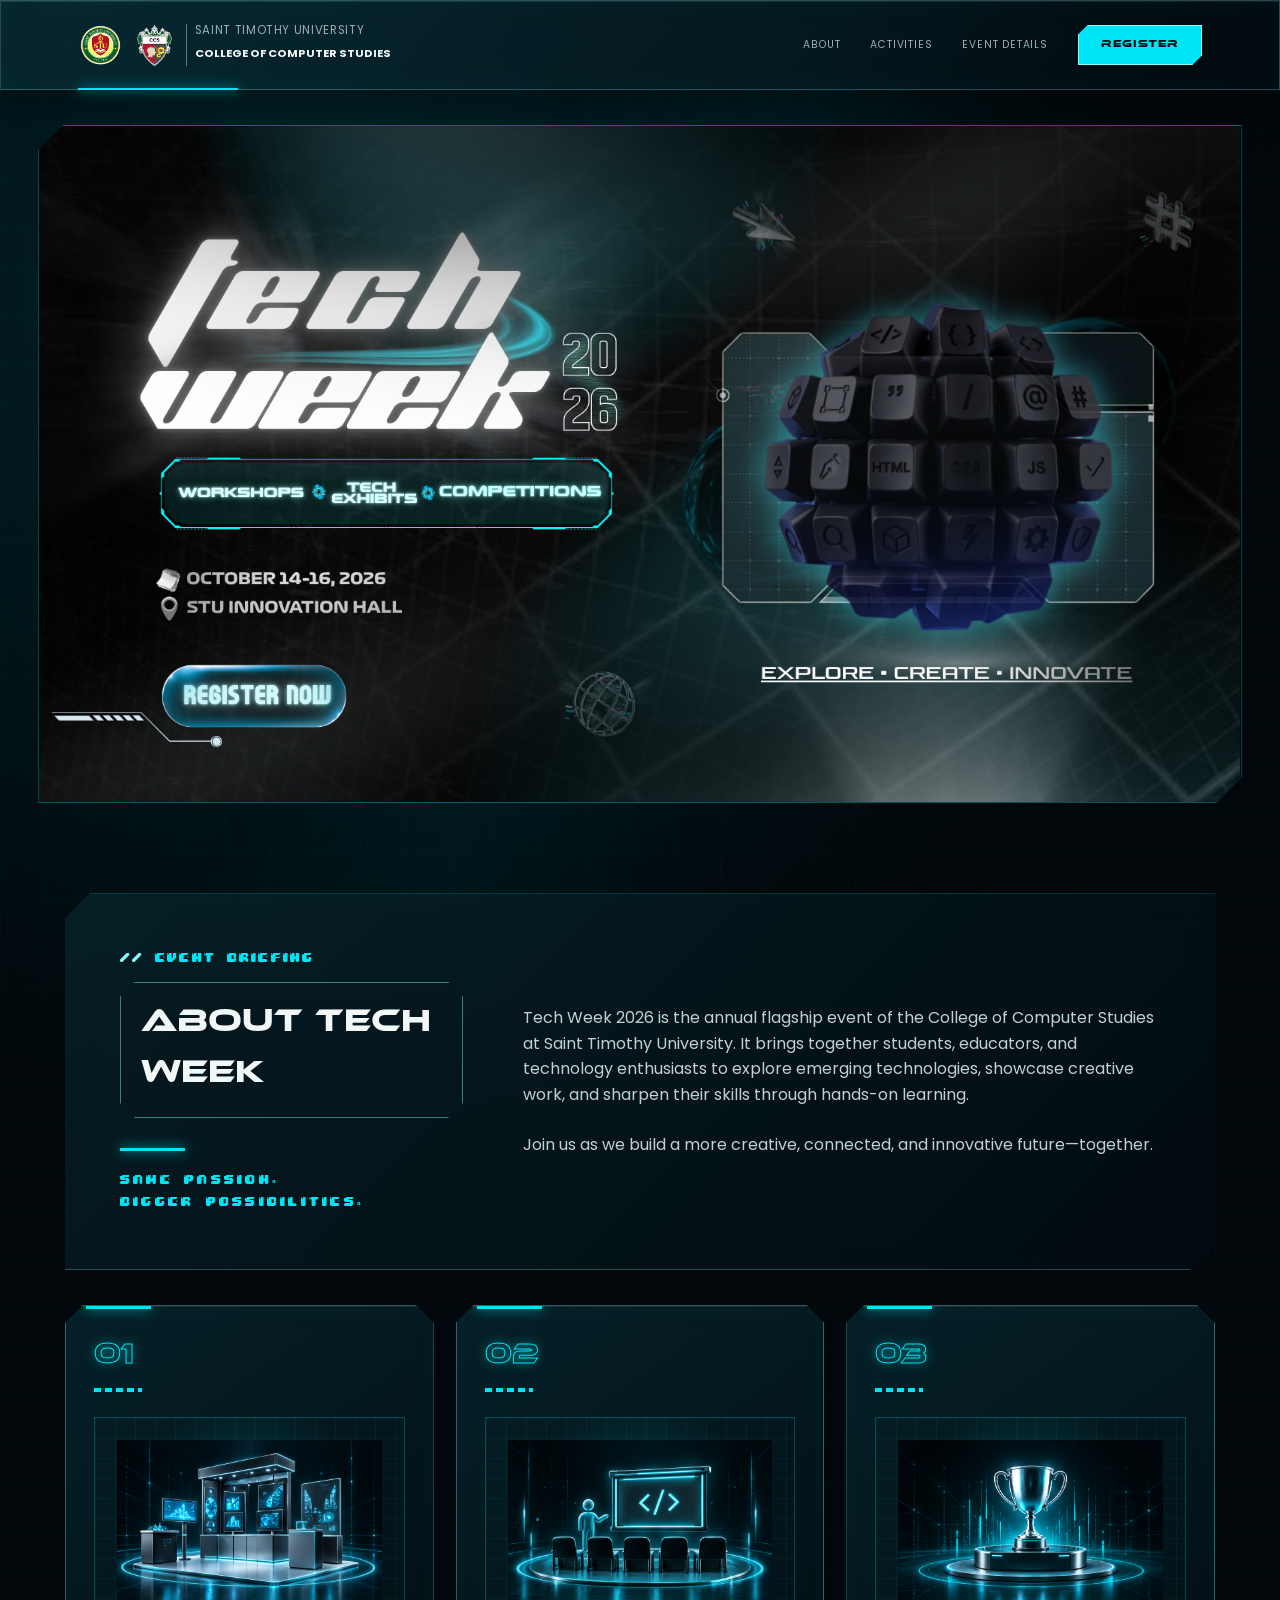
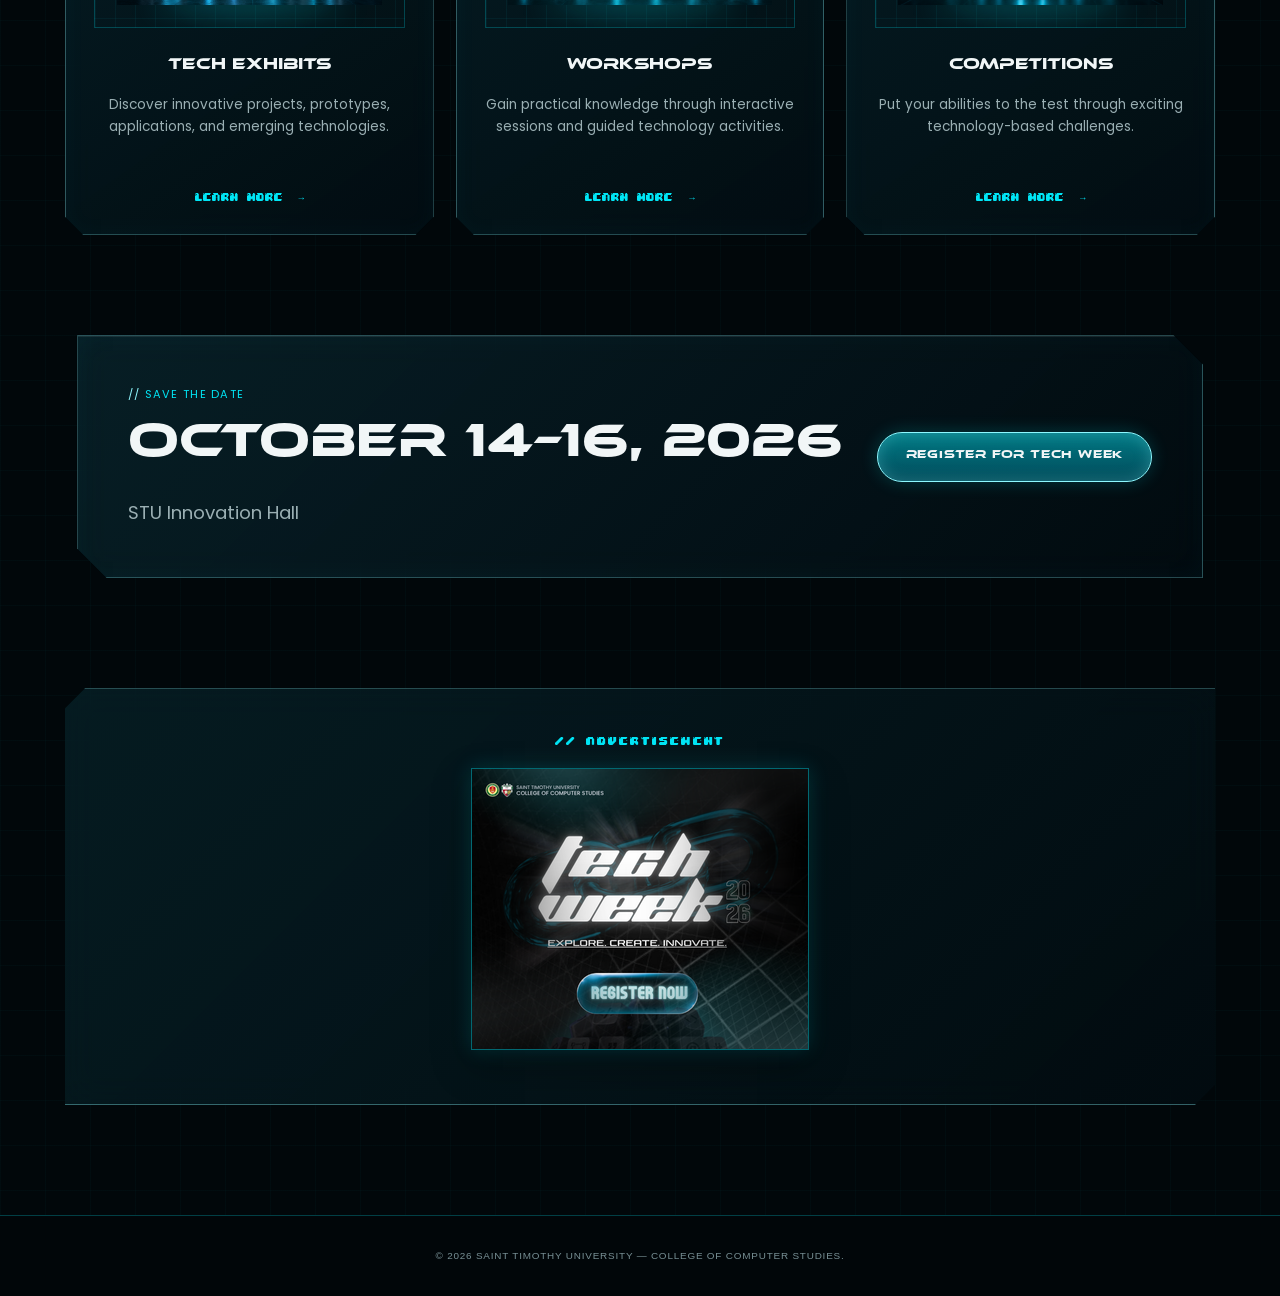
<file: index.html>
<!DOCTYPE html>
<html lang="en">

<head>
    <meta charset="UTF-8">

    <meta
        name="viewport"
        content="width=device-width, initial-scale=1.0"
    >

    <title>Tech Week 2026 | Saint Timothy University</title>

    <meta
        name="description"
        content="Register for Tech Week 2026 of the College of Computer Studies."
    >

    <link rel="stylesheet" href="style.css">
</head>

<body>

    <!-- Navigation -->
    <header class="site-header">

        <a href="index.html" class="school-brand">

            <img
                src="images/stu-logo.png"
                alt="Saint Timothy University logo"
            >

            <img
                src="images/ccs-logo.png"
                alt="College of Computer Studies logo"
            >

            <div>
                <p>Saint Timothy University</p>
                <strong>College of Computer Studies</strong>
            </div>

        </a>

        <nav>
            <a href="#about">About</a>
            <a href="#activities">Activities</a>
            <a href="#event-details">Event Details</a>

            <a href="register.html" class="nav-register">
                Register
            </a>
        </nav>

    </header>


    <main>

        <!-- Video Landing-Page Banner -->
        <section class="hero">

            <div class="video-banner">

                <video
                    autoplay
                    muted
                    loop
                    playsinline
                    poster="images/landing-page-banner.png"
                >
                    <source
                        src="videos/landing-page-video.mp4"
                        type="video/mp4"
                    >

                    Your browser does not support video.
                </video>

                <!-- Invisible link positioned over
                     the Register Now button in the video -->
                <a
                    href="register.html"
                    class="video-register-hotspot"
                    aria-label="Register for Tech Week 2026"
                ></a>

            </div>

        </section>


        <!-- About Tech Week -->
        <section
            id="about"
            class="tech-overview reveal-section"
        >

            <div class="about-heading">

                <p class="section-label">
                    Event Briefing
                </p>

                <h2>About Tech Week</h2>

                <div class="about-signal">
                    <span></span>

                    Same passion.<br>
                    Bigger possibilities.
                </div>

            </div>

            <div class="about-description">

                <p>
                    Tech Week 2026 is the annual flagship event of
                    the College of Computer Studies at Saint Timothy
                    University. It brings together students, educators,
                    and technology enthusiasts to explore emerging
                    technologies, showcase creative work, and sharpen
                    their skills through hands-on learning.
                </p>

                <p>
                    Join us as we build a more creative, connected,
                    and innovative future—together.
                </p>

            </div>

        </section>


        <!-- Interactive Activity Cards -->
        <section
            id="activities"
            class="activity-showcase"
        >

            <!-- Tech Exhibits -->
            <article
                class="activity-card interactive-card reveal-section"
            >

                <div class="card-number">01</div>

                <div class="activity-visual">
                    <img
                        src="images/tech-exhibits.png"
                        alt="Futuristic technology exhibition booth"
                        loading="lazy"
                    >
                </div>

                <h3>Tech Exhibits</h3>

                <p>
                    Discover innovative projects, prototypes,
                    applications, and emerging technologies.
                </p>

                <details class="card-details">

                    <summary>
                        Learn more <span>→</span>
                    </summary>

                    <p>
                        Explore interactive displays and creative
                        solutions developed by students from the
                        College of Computer Studies.
                    </p>

                </details>

            </article>


            <!-- Workshops -->
            <article
                class="activity-card interactive-card reveal-section"
            >

                <div class="card-number">02</div>

                <div class="activity-visual">
                    <img
                        src="images/workshops.png"
                        alt="Futuristic coding workshop"
                        loading="lazy"
                    >
                </div>

                <h3>Workshops</h3>

                <p>
                    Gain practical knowledge through interactive
                    sessions and guided technology activities.
                </p>

                <details class="card-details">

                    <summary>
                        Learn more <span>→</span>
                    </summary>

                    <p>
                        Participate in hands-on learning sessions
                        designed to introduce useful tools, ideas,
                        and digital skills.
                    </p>

                </details>

            </article>


            <!-- Competitions -->
            <article
                class="activity-card interactive-card reveal-section"
            >

                <div class="card-number">03</div>

                <div class="activity-visual">
                    <img
                        src="images/competitions.png"
                        alt="Futuristic competition trophy"
                        loading="lazy"
                    >
                </div>

                <h3>Competitions</h3>

                <p>
                    Put your abilities to the test through exciting
                    technology-based challenges.
                </p>

                <details class="card-details">

                    <summary>
                        Learn more <span>→</span>
                    </summary>

                    <p>
                        Compete individually or with a team while
                        demonstrating creativity, strategy, and
                        problem-solving.
                    </p>

                </details>

            </article>

        </section>


        <!-- Event Details -->
        <section
            id="event-details"
            class="event-details reveal-section"
        >

            <div>

                <p class="section-label">
                    Save the date
                </p>

                <h2>October 14–16, 2026</h2>

                <p>STU Innovation Hall</p>

            </div>

            <a
                href="register.html"
                class="primary-button"
            >
                Register for Tech Week
            </a>

        </section>


        <!-- Clickable Event Promotion -->
        <aside class="event-promo reveal-section">

            <p class="promo-label">
                ADVERTISEMENT
            </p>

            <a
                href="register.html"
                aria-label="Register for Tech Week 2026"
            >
                <img
                    src="images/event-promo.png"
                    alt="Tech Week 2026 registration promotion"
                    loading="lazy"
                >
            </a>

        </aside>

    </main>


    <footer>
        <p>
            © 2026 Saint Timothy University —
            College of Computer Studies.
        </p>
    </footer>


    <script src="script.js"></script>

</body>

</html>
</file>
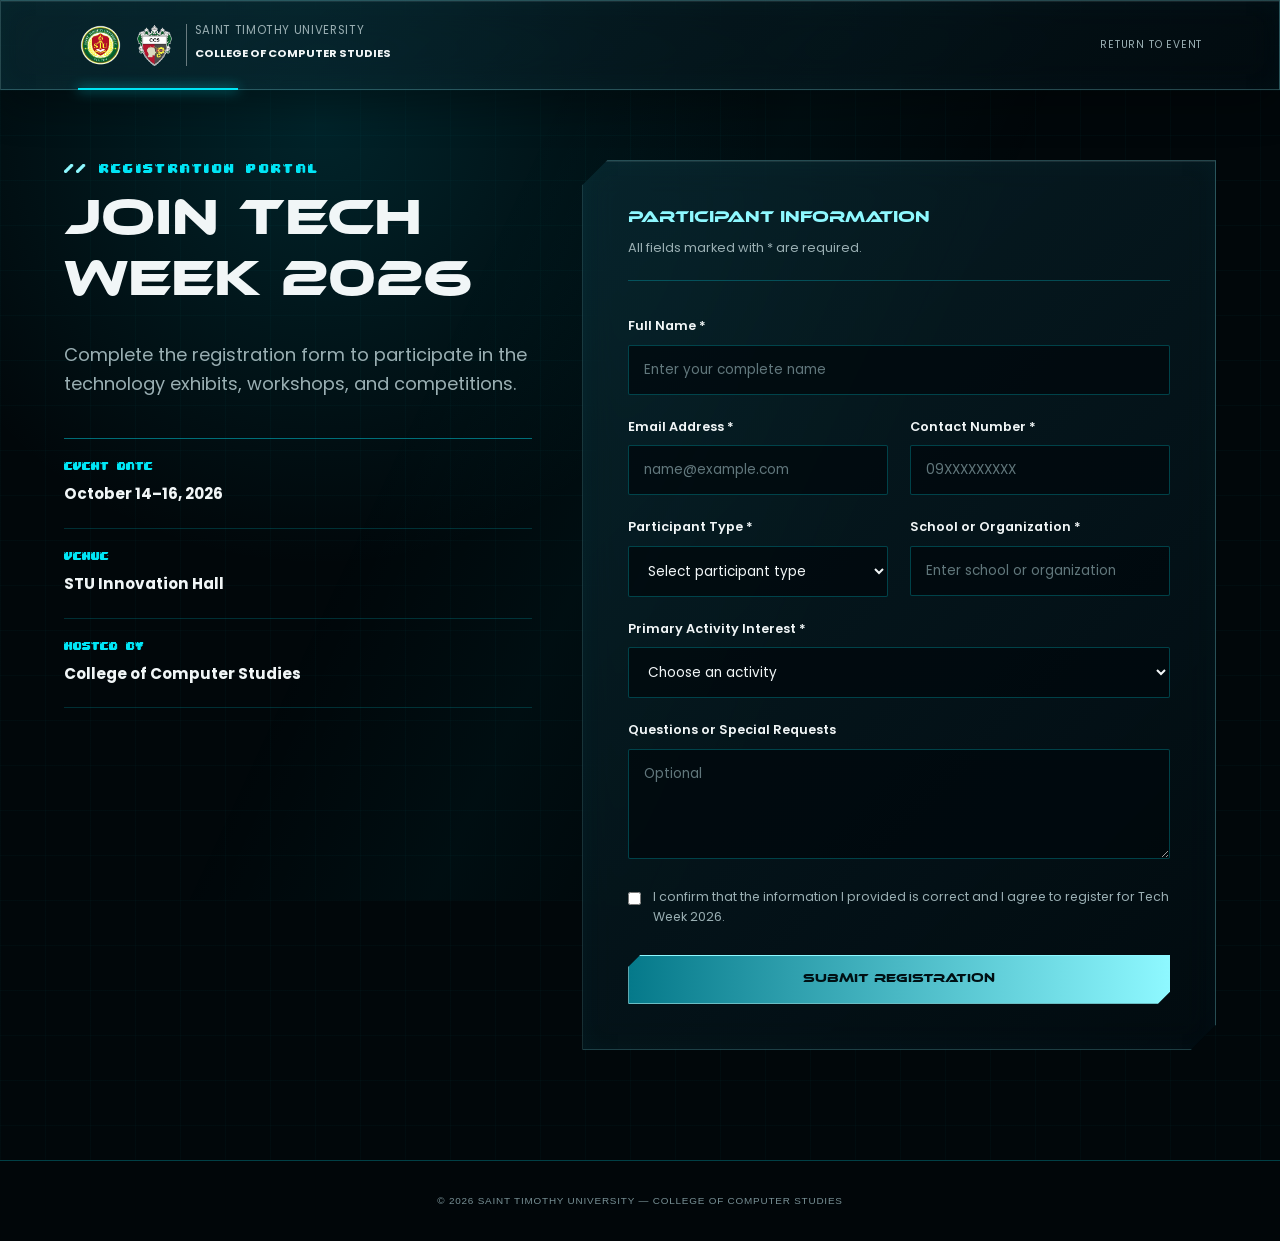
<file: register.html>
<!DOCTYPE html>
<html lang="en">
<head>
    <meta charset="UTF-8">
    <meta name="viewport" content="width=device-width, initial-scale=1.0">

    <title>Register | Tech Week 2026</title>

    <link rel="stylesheet" href="style.css">
</head>

<body class="registration-page">

    <header class="site-header">

        <a href="index.html" class="school-brand">
            <img src="images/stu-logo.png"
                 alt="Saint Timothy University logo">

            <img src="images/ccs-logo.png"
                 alt="College of Computer Studies logo">

            <div>
                <p>Saint Timothy University</p>
                <strong>College of Computer Studies</strong>
            </div>
        </a>

        <nav>
            <a href="index.html">Return to Event</a>
        </nav>

    </header>

    <main class="registration-container">

        <section class="registration-introduction">

            <p class="section-label">Registration portal</p>

            <h1>Join Tech Week 2026</h1>

            <p>
                Complete the registration form to participate in the
                technology exhibits, workshops, and competitions.
            </p>

            <div class="registration-details">

                <div>
                    <span>Event Date</span>
                    <strong>October 14–16, 2026</strong>
                </div>

                <div>
                    <span>Venue</span>
                    <strong>STU Innovation Hall</strong>
                </div>

                <div>
                    <span>Hosted By</span>
                    <strong>College of Computer Studies</strong>
                </div>

            </div>

        </section>

        <section class="form-panel">

            <div class="form-heading">
                <p>Participant Information</p>
                <span>All fields marked with * are required.</span>
            </div>

            <form action="thankyou.html" method="get">

                <div class="form-grid">

                    <div class="form-group full-width">
                        <label for="full-name">
                            Full Name *
                        </label>

                        <input
                            type="text"
                            id="full-name"
                            name="fullName"
                            placeholder="Enter your complete name"
                            required
                        >
                    </div>

                    <div class="form-group">
                        <label for="email">
                            Email Address *
                        </label>

                        <input
                            type="email"
                            id="email"
                            name="email"
                            placeholder="name@example.com"
                            required
                        >
                    </div>

                    <div class="form-group">
                        <label for="contact-number">
                            Contact Number *
                        </label>

                        <input
                            type="tel"
                            id="contact-number"
                            name="contactNumber"
                            placeholder="09XXXXXXXXX"
                            pattern="09[0-9]{9}"
                            maxlength="11"
                            required
                        >
                    </div>

                    <div class="form-group">
                        <label for="participant-type">
                            Participant Type *
                        </label>

                        <select
                            id="participant-type"
                            name="participantType"
                            required
                        >
                            <option value="" selected disabled>
                                Select participant type
                            </option>

                            <option value="Student">Student</option>
                            <option value="Teacher">Teacher</option>
                            <option value="Tech Enthusiast">
                                Tech Enthusiast
                            </option>
                        </select>
                    </div>

                    <div class="form-group">
                        <label for="school-organization">
                            School or Organization *
                        </label>

                        <input
                            type="text"
                            id="school-organization"
                            name="schoolOrganization"
                            placeholder="Enter school or organization"
                            required
                        >
                    </div>

                    <div class="form-group full-width">
                        <label for="activity">
                            Primary Activity Interest *
                        </label>

                        <select
                            id="activity"
                            name="activity"
                            required
                        >
                            <option value="" selected disabled>
                                Choose an activity
                            </option>

                            <option value="Technology Exhibits">
                                Technology Exhibits
                            </option>

                            <option value="Workshops">
                                Workshops
                            </option>

                            <option value="Competitions">
                                Competitions
                            </option>
                        </select>
                    </div>

                    <div class="form-group full-width">
                        <label for="message">
                            Questions or Special Requests
                        </label>

                        <textarea
                            id="message"
                            name="message"
                            rows="4"
                            placeholder="Optional"
                        ></textarea>
                    </div>

                </div>

                <label class="agreement">
                    <input type="checkbox" required>

                    <span>
                        I confirm that the information I provided is
                        correct and I agree to register for Tech Week 2026.
                    </span>
                </label>

                <button type="submit" class="submit-button">
                    Submit Registration
                </button>

            </form>

        </section>

    </main>

    <footer>
        <p>
            © 2026 Saint Timothy University —
            College of Computer Studies
        </p>
    </footer>

</body>
</html>
</file>
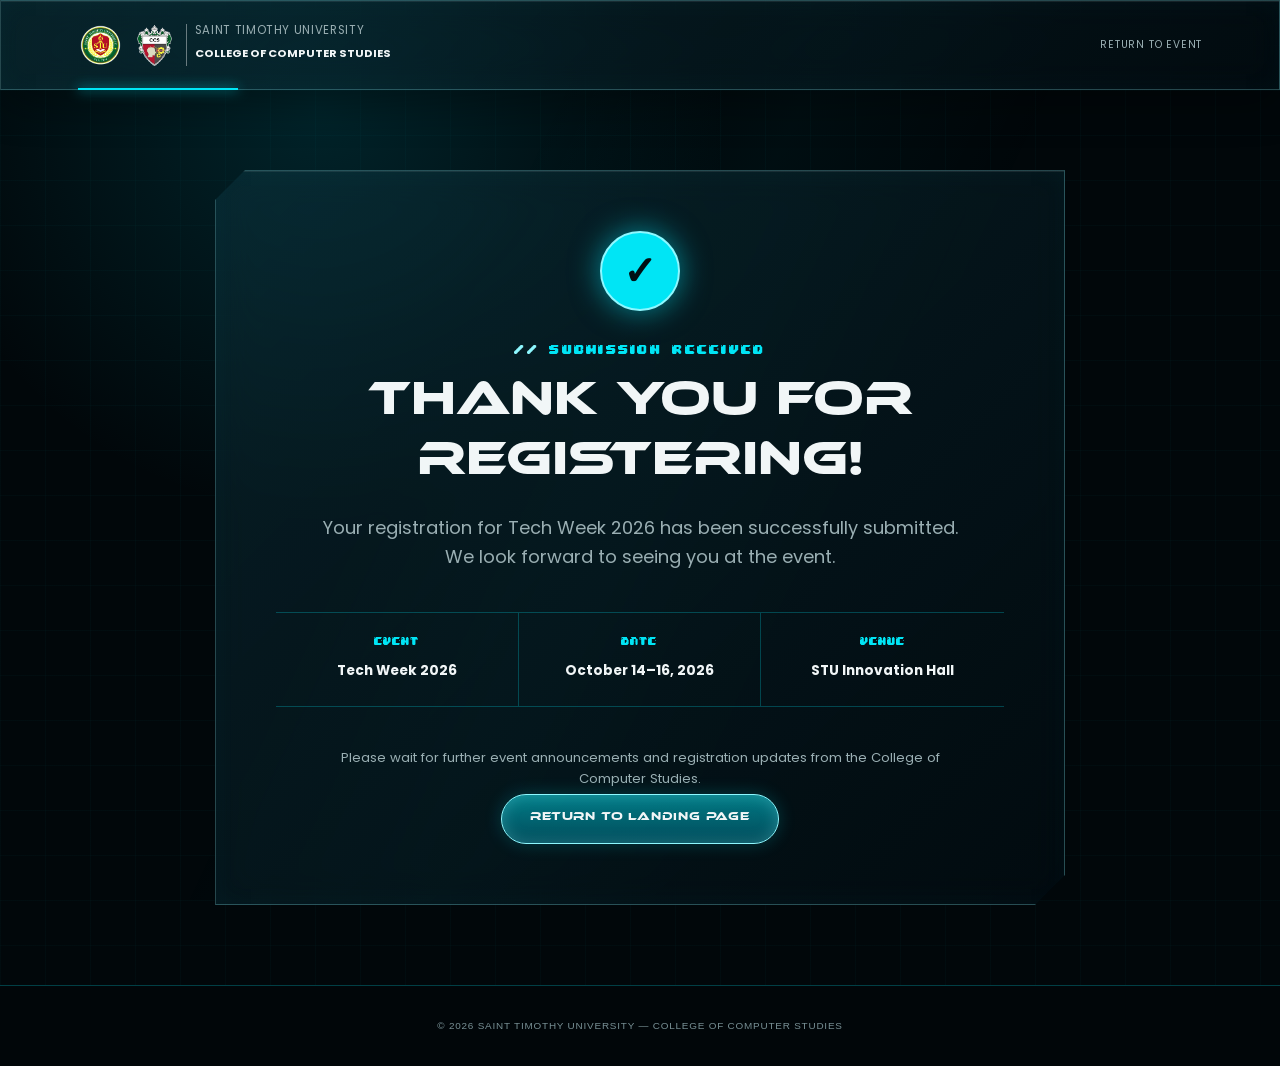
<file: thankyou.html>
<!DOCTYPE html>
<html lang="en">
<head>
    <meta charset="UTF-8">
    <meta name="viewport" content="width=device-width, initial-scale=1.0">

    <title>Registration Submitted | Tech Week 2026</title>

    <link rel="stylesheet" href="style.css">
</head>

<body class="thankyou-page">

    <header class="site-header">

        <a href="index.html" class="school-brand">
            <img
                src="images/stu-logo.png"
                alt="Saint Timothy University logo"
            >

            <img
                src="images/ccs-logo.png"
                alt="College of Computer Studies logo"
            >

            <div>
                <p>Saint Timothy University</p>
                <strong>College of Computer Studies</strong>
            </div>
        </a>

        <nav>
            <a href="index.html">Return to Event</a>
        </nav>

    </header>

    <main class="thankyou-container">

        <section class="success-panel">

            <div class="success-icon">✓</div>

            <p class="section-label">Submission received</p>

            <h1>Thank you for registering!</h1>

            <p class="success-message">
                Your registration for Tech Week 2026 has been successfully
                submitted. We look forward to seeing you at the event.
            </p>

            <div class="success-details">

                <div>
                    <span>Event</span>
                    <strong>Tech Week 2026</strong>
                </div>

                <div>
                    <span>Date</span>
                    <strong>October 14–16, 2026</strong>
                </div>

                <div>
                    <span>Venue</span>
                    <strong>STU Innovation Hall</strong>
                </div>

            </div>

            <p class="confirmation-note">
                Please wait for further event announcements and registration
                updates from the College of Computer Studies.
            </p>

            <a href="index.html" class="primary-button">
                Return to Landing Page
            </a>

        </section>

    </main>

    <footer>
        <p>
            © 2026 Saint Timothy University —
            College of Computer Studies
        </p>
    </footer>

</body>
</html>
</file>
<file: style.css>
@import url("https://fonts.googleapis.com/css2?family=Poppins:wght@400;500;600;700&display=swap");

@font-face {
    font-family: "Planet Kosmos";
    src: url("fonts/PLANK___.TTF") format("truetype");
    font-weight: normal;
    font-style: normal;
}

@font-face {
    font-family: "Ethnocentric";
    src: url("fonts/Ethnocentric-Regular.otf") format("opentype");
    font-weight: normal;
    font-style: normal;
}

@font-face {
    font-family: "04B30";
    src: url("fonts/04B_30__.TTF") format("truetype");
    font-weight: normal;
    font-style: normal;
}

* {
    margin: 0;
    padding: 0;
    box-sizing: border-box;
}

:root {
    --black: #01070a;
    --dark: #041015;
    --panel: #071b21;
    --panel-light: #0b2b32;
    --cyan: #00e5f5;
    --cyan-light: #8ef8ff;
    --cyan-dark: #05798a;
    --white: #f1f6f7;
    --gray: #9aafb3;
    --border: rgba(0, 229, 245, 0.45);
}

html {
    scroll-behavior: smooth;
}

body {
    min-height: 100vh;
    overflow-x: hidden;

    background-color: var(--black);
    background-image:
        linear-gradient(rgba(0, 229, 245, 0.025) 1px, transparent 1px),
        linear-gradient(90deg, rgba(0, 229, 245, 0.025) 1px, transparent 1px),
        radial-gradient(
            circle at 25% 10%,
            rgba(0, 150, 170, 0.2),
            transparent 30%
        );

    background-size:
        45px 45px,
        45px 45px,
        auto;

    color: var(--white);
    font-family: "Poppins", sans-serif;
    font-size: 18px;
    line-height: 1.6;
}

body::before {
    content: "";
    position: fixed;
    inset: 0;
    z-index: -1;
    pointer-events: none;

    background:
        linear-gradient(
            115deg,
            transparent 35%,
            rgba(0, 229, 245, 0.035) 50%,
            transparent 65%
        );
}

img {
    display: block;
    max-width: 100%;
}

a {
    color: inherit;
    text-decoration: none;
}


/* ==============================
   HEADER
   ============================== */

.site-header {
    width: 100%;
    min-height: 90px;
    padding: 14px 6%;

    display: flex;
    align-items: center;
    justify-content: space-between;
    gap: 30px;

    background: rgba(1, 7, 10, 0.92);
    border-bottom: 1px solid var(--border);
    backdrop-filter: blur(15px);

    position: sticky;
    top: 0;
    z-index: 1000;
}

.site-header::after {
    content: "";
    width: 160px;
    height: 2px;

    position: absolute;
    bottom: -1px;
    left: 6%;

    background: var(--cyan);
    box-shadow: 0 0 12px var(--cyan);
}

.school-brand {
    display: flex;
    align-items: center;
    gap: 9px;
}

.school-brand img {
    width: 45px;
    height: 45px;
    object-fit: contain;
}

.school-brand div {
    padding-left: 8px;
    border-left: 1px solid rgba(255, 255, 255, 0.4);
}

.school-brand p {
    color: var(--gray);
    font-size: 0.72rem;
    line-height: 1.1;
    letter-spacing: 0.04rem;
    text-transform: uppercase;
}

.school-brand strong {
    color: var(--white);
    font-family: "Orbitron", sans-serif;
    font-size: 0.7rem;
    line-height: 1.1;
    text-transform: uppercase;
}

nav {
    display: flex;
    align-items: center;
    gap: 30px;
}

nav a {
    color: var(--gray);
    font-family: "Orbitron", sans-serif;
    font-size: 0.65rem;
    letter-spacing: 0.05rem;
    text-transform: uppercase;
    transition: 0.25s;
}

nav a:hover {
    color: var(--cyan-light);
    text-shadow: 0 0 10px var(--cyan);
}

.nav-register {
    padding: 11px 22px;
    color: #001014;
    background: var(--cyan);
    border: 1px solid var(--cyan-light);

    clip-path: polygon(
        10px 0,
        100% 0,
        100% calc(100% - 10px),
        calc(100% - 10px) 100%,
        0 100%,
        0 10px
    );
}

.nav-register:hover {
    color: #001014;
    background: var(--cyan-light);
    box-shadow: 0 0 20px rgba(0, 229, 245, 0.55);
}


/* ==============================
   LANDING-PAGE BANNER
   ============================== */

.hero {
    width: min(1500px, 94%);
    margin: 35px auto 90px;
    text-align: center;
}

.hero-banner {
    display: block;
    position: relative;
    overflow: hidden;
    border: 1px solid rgba(0, 229, 245, 0.55);

    clip-path: polygon(
        25px 0,
        100% 0,
        100% calc(100% - 25px),
        calc(100% - 25px) 100%,
        0 100%,
        0 25px
    );

    box-shadow:
        0 0 30px rgba(0, 229, 245, 0.15),
        inset 0 0 25px rgba(0, 229, 245, 0.08);

    transition: 0.3s;
}

.hero-banner::after {
    content: "";
    position: absolute;
    inset: 0;

    background: linear-gradient(
        105deg,
        transparent 35%,
        rgba(142, 248, 255, 0.09) 50%,
        transparent 65%
    );

    transform: translateX(-100%);
    transition: 0.7s;
}

.hero-banner:hover {
    border-color: var(--cyan-light);
    box-shadow: 0 0 45px rgba(0, 229, 245, 0.3);
}

.hero-banner:hover::after {
    transform: translateX(100%);
}

.hero-banner img {
    width: 100%;
}

.hero-hint {
    margin-top: 15px;
    color: var(--gray);
    font-family: "Orbitron", sans-serif;
    font-size: 0.62rem;
    letter-spacing: 0.12rem;
    text-transform: uppercase;
}


/* ==============================
   CONTENT SECTIONS
   ============================== */

.content-section {
    width: min(1150px, 88%);
    margin: auto;
    padding: 90px 0;
}

#about {
    text-align: left;
    border-top: 1px solid rgba(0, 229, 245, 0.18);
}

.section-label {
    margin-bottom: 15px;
    color: var(--cyan);
    font-family: "Orbitron", sans-serif;
    font-size: 0.7rem;
    font-weight: 700;
    letter-spacing: 0.15rem;
    text-transform: uppercase;
}

.section-label::before {
    content: "// ";
    color: var(--cyan-light);
}

.content-section h1,
.content-section h2,
.event-details h2 {
    max-width: 850px;
    margin-bottom: 24px;

    color: var(--white);
    font-family: "Orbitron", sans-serif;
    font-weight: 700;
    line-height: 1.15;
    text-transform: uppercase;
}

.content-section h1 {
    font-size: clamp(2.2rem, 5vw, 4.5rem);
}

.content-section h2,
.event-details h2 {
    font-size: clamp(1.7rem, 4vw, 3rem);
}

.content-section > p:last-child {
    max-width: 800px;
    color: var(--gray);
    font-size: 1.15rem;
}


/* ==============================
   ACTIVITY PANELS
   ============================== */

#activities {
    text-align: center;
}

#activities h2 {
    margin-left: auto;
    margin-right: auto;
}

.activity-container {
    margin-top: 50px;

    display: grid;
    grid-template-columns: repeat(3, 1fr);
    gap: 18px;
}

.activity-card {
    min-height: 240px;
    padding: 38px 28px;
    position: relative;
    overflow: hidden;

    background:
        linear-gradient(
            145deg,
            rgba(10, 46, 54, 0.88),
            rgba(2, 13, 18, 0.96)
        );

    border: 1px solid rgba(0, 229, 245, 0.35);
    text-align: left;

    clip-path: polygon(
        20px 0,
        100% 0,
        100% calc(100% - 20px),
        calc(100% - 20px) 100%,
        0 100%,
        0 20px
    );

    transition: 0.3s;
}

.activity-card::before {
    content: "";
    width: 65px;
    height: 3px;

    position: absolute;
    top: 0;
    left: 20px;

    background: var(--cyan);
    box-shadow: 0 0 12px var(--cyan);
}

.activity-card::after {
    content: "+";
    position: absolute;
    right: 18px;
    bottom: 10px;

    color: rgba(0, 229, 245, 0.35);
    font-family: "Orbitron", sans-serif;
    font-size: 2rem;
}

.activity-card:hover {
    transform: translateY(-8px);
    border-color: var(--cyan);
    box-shadow: 0 0 25px rgba(0, 229, 245, 0.18);
}

.activity-card h3 {
    margin-bottom: 18px;
    color: var(--cyan-light);
    font-family: "Orbitron", sans-serif;
    font-size: 1rem;
    text-transform: uppercase;
}

.activity-card p {
    color: var(--gray);
}


/* ==============================
   EVENT DETAILS
   ============================== */

.event-details {
    width: min(1150px, 88%);
    margin: 50px auto 110px;
    padding: 50px;

    display: flex;
    align-items: center;
    justify-content: space-between;
    gap: 30px;

    background:
        linear-gradient(
            100deg,
            rgba(5, 36, 44, 0.95),
            rgba(2, 12, 17, 0.98)
        );

    border: 1px solid var(--border);
    border-left: 5px solid var(--cyan);

    clip-path: polygon(
        0 0,
        calc(100% - 30px) 0,
        100% 30px,
        100% 100%,
        30px 100%,
        0 calc(100% - 30px)
    );
}

.event-details p:not(.section-label) {
    color: var(--gray);
    font-size: 1.15rem;
}

.primary-button {
    display: inline-block;
    flex-shrink: 0;
    padding: 15px 28px;

    color: var(--white);
    background:
        linear-gradient(
            180deg,
            rgba(0, 229, 245, 0.5),
            rgba(1, 91, 108, 0.8)
        );

    border: 1px solid var(--cyan-light);
    border-radius: 30px;

    font-family: "Orbitron", sans-serif;
    font-size: 0.7rem;
    font-weight: 700;
    letter-spacing: 0.05rem;
    text-transform: uppercase;

    box-shadow:
        inset 0 0 15px rgba(142, 248, 255, 0.25),
        0 0 18px rgba(0, 229, 245, 0.2);

    transition: 0.3s;
}

.primary-button:hover {
    color: #001014;
    background: var(--cyan-light);
    transform: translateY(-3px);
    box-shadow: 0 0 30px rgba(0, 229, 245, 0.55);
}


/* ==============================
   FEATURED EVENT PROMOTION
   ============================== */

.event-promo {
    width: min(1150px, 90%);
    margin: 0 auto 110px;
    padding: 45px;

    background: linear-gradient(
        135deg,
        rgba(10, 48, 57, 0.5),
        rgba(2, 13, 18, 0.75)
    );

    backdrop-filter: blur(18px);
    -webkit-backdrop-filter: blur(18px);

    border-top: 1px solid rgba(142, 248, 255, 0.35);
    border-bottom: 1px solid rgba(142, 248, 255, 0.35);

    text-align: center;

    clip-path: polygon(
        20px 0,
        100% 0,
        100% calc(100% - 20px),
        calc(100% - 20px) 100%,
        0 100%,
        0 20px
    );
}

.promo-label {
    margin-bottom: 18px;

    color: var(--cyan);
    font-family: "04B30", monospace;
    font-size: 0.62rem;
    letter-spacing: 0.12rem;
    text-align: center;
    text-transform: uppercase;
}

.promo-label::before {
    content: "// ";
}

.event-promo a {
    display: inline-block;
    position: relative;
    overflow: hidden;

    border: 1px solid rgba(0, 229, 245, 0.4);

    box-shadow:
        0 0 20px rgba(0, 229, 245, 0.16),
        0 15px 35px rgba(0, 0, 0, 0.35);

    transition:
        transform 0.3s ease,
        box-shadow 0.3s ease,
        border-color 0.3s ease;
}

.event-promo img {
    display: block;

    width: 336px;
    height: 280px;
    object-fit: cover;

    transition:
        transform 0.5s ease,
        filter 0.4s ease;
}

/* Sliding shine */
.event-promo a::after {
    content: "";

    width: 30%;
    height: 160%;

    position: absolute;
    top: -30%;
    left: -50%;

    z-index: 2;
    pointer-events: none;

    background: linear-gradient(
        90deg,
        transparent,
        rgba(255, 255, 255, 0.08),
        rgba(142, 248, 255, 0.55),
        transparent
    );

    filter: blur(4px);
    transform: skewX(-20deg);
    transition: left 0.8s ease;
}

.event-promo a:hover {
    transform: translateY(-6px) scale(1.025);
    border-color: var(--cyan-light);

    box-shadow:
        0 0 35px rgba(0, 229, 245, 0.4),
        0 25px 45px rgba(0, 0, 0, 0.45);
}

.event-promo a:hover::after {
    left: 125%;
}

.event-promo a:hover img {
    transform: scale(1.04);
    filter: brightness(1.08);
}

@media (max-width: 550px) {

    .event-promo {
        width: 92%;
        padding: 30px 16px;
    }

    .event-promo img {
        width: 100%;
        max-width: 336px;
        height: auto;
    }
}

.advertisement a {
    display: inline-block;
    position: relative;
}

.advertisement img {
    width: 336px;
    height: 280px;
    object-fit: cover;

    border: 1px solid var(--cyan-dark);
    box-shadow: 0 0 25px rgba(0, 229, 245, 0.18);
    transition: 0.3s;
}

.advertisement a:hover img {
    transform: scale(1.025);
    border-color: var(--cyan-light);
    box-shadow: 0 0 35px rgba(0, 229, 245, 0.4);
}


/* ==============================
   FOOTER
   ============================== */

footer {
    padding: 32px 20px;

    background: #010609;
    border-top: 1px solid rgba(0, 229, 245, 0.25);

    color: #789095;
    font-family: "Orbitron", sans-serif;
    font-size: 0.62rem;
    letter-spacing: 0.05rem;
    text-align: center;
    text-transform: uppercase;
}


/* ==============================
   RESPONSIVE DESIGN
   ============================== */

@media (max-width: 900px) {

    .site-header {
        flex-direction: column;
        padding: 18px 5%;
    }

    nav {
        width: 100%;
        justify-content: center;
        flex-wrap: wrap;
        gap: 18px;
    }

    .activity-container {
        grid-template-columns: 1fr;
    }

    .activity-card {
        min-height: auto;
    }

    .event-details {
        padding: 40px 28px;
        flex-direction: column;
        align-items: flex-start;
    }
}

@media (max-width: 550px) {

    body {
        font-size: 16px;
    }

    .school-brand img {
        width: 36px;
        height: 36px;
    }

    .school-brand p {
        font-size: 0.58rem;
    }

    .school-brand strong {
        font-size: 0.6rem;
    }

    nav a:not(.nav-register) {
        display: none;
    }

    .hero {
        width: 96%;
        margin-top: 18px;
    }

    .content-section {
        padding: 65px 0;
    }

    .event-details {
        width: 92%;
    }

    .advertisement {
        width: 92%;
        padding: 30px 15px;
    }

    .advertisement img {
        width: 100%;
        max-width: 336px;
        height: auto;
    }
}
/* ==============================
   CUSTOM TECH WEEK FONTS
   ============================== */

/* Normal readable text */
body,
.school-brand p,
.school-brand strong,
nav a,
.activity-card p,
.content-section > p:last-child,
.event-details p {
    font-family: "Poppins", Arial, sans-serif;
}

/* Major headings */
.content-section h1,
.content-section h2,
.event-details h2 {
    font-family: "Ethnocentric", Arial, sans-serif;
    font-weight: normal;
    letter-spacing: 0.02rem;
}

/* Activity names */
.activity-card h3 {
    font-family: "Ethnocentric", Arial, sans-serif;
    font-weight: normal;
    font-size: 0.9rem;
}

/* Small HUD-style labels only */
.section-label,
.hero-hint,
.ad-label,
.activity-card::after {
    font-family: "04B30", monospace;
    font-weight: normal;
    letter-spacing: 0.08rem;
}

/* Registration buttons */
.primary-button,
.nav-register {
    font-family: "Ethnocentric", Arial, sans-serif;
    font-weight: normal;
}

/* Optional decorative title */
.tech-title {
    font-family: "Planet Kosmos", Arial, sans-serif;
    font-weight: normal;
}

.video-banner {
    position: relative;
    overflow: hidden;

    border: 1px solid var(--border);

    clip-path: polygon(
        25px 0,
        100% 0,
        100% calc(100% - 25px),
        calc(100% - 25px) 100%,
        0 100%,
        0 25px
    );

    box-shadow: 0 0 35px rgba(0, 229, 245, 0.2);
}

.video-banner video {
    display: block;
    width: 100%;
    height: auto;
}

/* Invisible clickable area over the button in the video */
.video-register-hotspot {
    position: absolute;

    left: 10.2%;
    bottom: 11%;
    width: 15.5%;
    height: 9.5%;

    border-radius: 50px;
    cursor: pointer;
    z-index: 5;
}

.video-register-hotspot:hover {
    box-shadow: 0 0 25px rgba(0, 229, 245, 0.65);
}

.video-register-button:hover {
    color: #001014;
    background: var(--cyan-light);
    transform: translateY(-3px);
    box-shadow: 0 0 30px rgba(0, 229, 245, 0.65);
}

@media (max-width: 550px) {
    .video-register-button {
        left: 7%;
        bottom: 7%;
        padding: 10px 16px;
        font-size: 0.5rem;
    }
}

/* ==============================
   REGISTRATION PAGE
   ============================== */

.registration-container {
    width: min(1200px, 90%);
    margin: 70px auto 110px;

    display: grid;
    grid-template-columns: 0.85fr 1.15fr;
    gap: 50px;
    align-items: start;
}

.registration-introduction {
    position: sticky;
    top: 140px;
}

.registration-introduction h1 {
    margin-bottom: 25px;

    font-family: "Ethnocentric", Arial, sans-serif;
    font-size: clamp(2rem, 4vw, 3.5rem);
    font-weight: normal;
    line-height: 1.2;
    text-transform: uppercase;
}

.registration-introduction > p:not(.section-label) {
    color: var(--gray);
}

.registration-details {
    margin-top: 40px;
    border-top: 1px solid var(--border);
}

.registration-details div {
    padding: 20px 0;
    border-bottom: 1px solid rgba(0, 229, 245, 0.18);
}

.registration-details span {
    display: block;
    margin-bottom: 4px;

    color: var(--cyan);
    font-family: "04B30", monospace;
    font-size: 0.62rem;
    text-transform: uppercase;
}

.registration-details strong {
    color: var(--white);
    font-family: "Poppins", sans-serif;
    font-size: 0.95rem;
}

.form-panel {
    padding: 45px;

    background:
        linear-gradient(
            145deg,
            rgba(9, 42, 50, 0.92),
            rgba(2, 13, 18, 0.98)
        );

    border: 1px solid var(--border);

    clip-path: polygon(
        25px 0,
        100% 0,
        100% calc(100% - 25px),
        calc(100% - 25px) 100%,
        0 100%,
        0 25px
    );
}

.form-heading {
    margin-bottom: 35px;
    padding-bottom: 20px;
    border-bottom: 1px solid rgba(0, 229, 245, 0.25);
}

.form-heading p {
    color: var(--cyan-light);
    font-family: "Ethnocentric", Arial, sans-serif;
    font-size: 1rem;
}

.form-heading span {
    color: var(--gray);
    font-size: 0.8rem;
}

.form-grid {
    display: grid;
    grid-template-columns: repeat(2, 1fr);
    gap: 22px;
}

.form-group {
    display: flex;
    flex-direction: column;
    gap: 8px;
}

.full-width {
    grid-column: 1 / -1;
}

.form-group label {
    color: var(--white);
    font-family: "Poppins", sans-serif;
    font-size: 0.8rem;
    font-weight: 600;
}

.form-group input,
.form-group select,
.form-group textarea {
    width: 100%;
    padding: 14px 15px;

    color: var(--white);
    background: rgba(0, 8, 12, 0.75);

    border: 1px solid rgba(0, 229, 245, 0.25);
    border-radius: 2px;
    outline: none;

    font-family: "Poppins", sans-serif;
    font-size: 0.85rem;

    transition: 0.25s;
}

.form-group textarea {
    resize: vertical;
}

.form-group input:focus,
.form-group select:focus,
.form-group textarea:focus {
    border-color: var(--cyan);
    box-shadow: 0 0 15px rgba(0, 229, 245, 0.16);
}

.form-group input::placeholder,
.form-group textarea::placeholder {
    color: #61777c;
}

.form-group select option {
    color: var(--white);
    background: var(--dark);
}

.agreement {
    margin: 28px 0;

    display: flex;
    align-items: flex-start;
    gap: 12px;

    color: var(--gray);
    font-family: "Poppins", sans-serif;
    font-size: 0.78rem;
}

.agreement input {
    margin-top: 5px;
    accent-color: var(--cyan);
}

.submit-button {
    width: 100%;
    padding: 17px 25px;

    color: #001014;
    background: linear-gradient(
        90deg,
        var(--cyan-dark),
        var(--cyan-light)
    );

    border: 1px solid var(--cyan-light);
    cursor: pointer;

    clip-path: polygon(
        12px 0,
        100% 0,
        100% calc(100% - 12px),
        calc(100% - 12px) 100%,
        0 100%,
        0 12px
    );

    font-family: "Ethnocentric", Arial, sans-serif;
    font-size: 0.75rem;
    text-transform: uppercase;

    transition: 0.3s;
}

.submit-button:hover {
    background: var(--cyan-light);
    box-shadow: 0 0 28px rgba(0, 229, 245, 0.5);
}

@media (max-width: 850px) {

    .registration-container {
        grid-template-columns: 1fr;
    }

    .registration-introduction {
        position: static;
    }
}

@media (max-width: 550px) {

    .form-panel {
        padding: 32px 20px;
    }

    .form-grid {
        grid-template-columns: 1fr;
    }

    .full-width {
        grid-column: auto;
    }
}

/* ==============================
   THANK-YOU PAGE
   ============================== */

.thankyou-page {
    min-height: 100vh;
}

.thankyou-container {
    width: min(850px, 90%);
    min-height: calc(100vh - 180px);
    margin: auto;
    padding: 80px 0;

    display: flex;
    align-items: center;
    justify-content: center;
}

.success-panel {
    width: 100%;
    padding: 60px;

    background:
        radial-gradient(
            circle at top,
            rgba(0, 229, 245, 0.15),
            transparent 40%
        ),
        linear-gradient(
            145deg,
            rgba(8, 41, 49, 0.95),
            rgba(2, 12, 17, 0.98)
        );

    border: 1px solid var(--border);

    clip-path: polygon(
        30px 0,
        100% 0,
        100% calc(100% - 30px),
        calc(100% - 30px) 100%,
        0 100%,
        0 30px
    );

    text-align: center;
    box-shadow: 0 0 45px rgba(0, 229, 245, 0.15);
}

.success-icon {
    width: 80px;
    height: 80px;
    margin: 0 auto 30px;

    display: flex;
    align-items: center;
    justify-content: center;

    color: #001014;
    background: var(--cyan);
    border: 2px solid var(--cyan-light);
    border-radius: 50%;

    font-family: "Poppins", sans-serif;
    font-size: 2.5rem;
    font-weight: 700;

    box-shadow: 0 0 30px rgba(0, 229, 245, 0.55);
}

.success-panel h1 {
    margin-bottom: 20px;

    color: var(--white);
    font-family: "Ethnocentric", Arial, sans-serif;
    font-size: clamp(1.8rem, 5vw, 3rem);
    font-weight: normal;
    line-height: 1.25;
    text-transform: uppercase;
}

.success-message {
    max-width: 650px;
    margin: auto;
    color: var(--gray);
    font-family: "Poppins", sans-serif;
}

.success-details {
    margin: 40px 0;

    display: grid;
    grid-template-columns: repeat(3, 1fr);

    border-top: 1px solid rgba(0, 229, 245, 0.25);
    border-bottom: 1px solid rgba(0, 229, 245, 0.25);
}

.success-details div {
    padding: 22px 15px;
}

.success-details div:not(:last-child) {
    border-right: 1px solid rgba(0, 229, 245, 0.25);
}

.success-details span {
    display: block;
    margin-bottom: 6px;

    color: var(--cyan);
    font-family: "04B30", monospace;
    font-size: 0.58rem;
    text-transform: uppercase;
}

.success-details strong {
    color: var(--white);
    font-family: "Poppins", sans-serif;
    font-size: 0.85rem;
}

.confirmation-note {
    max-width: 600px;
    margin: 0 auto 5px;

    color: var(--gray);
    font-family: "Poppins", sans-serif;
    font-size: 0.82rem;
}

@media (max-width: 650px) {

    .success-panel {
        padding: 45px 22px;
    }

    .success-details {
        grid-template-columns: 1fr;
    }

    .success-details div:not(:last-child) {
        border-right: none;
        border-bottom: 1px solid rgba(0, 229, 245, 0.25);
    }
}

.site-header,
.activity-card,
.event-details,
.advertisement,
.form-panel,
.success-panel {
    background: linear-gradient(
        135deg,
        rgba(13, 52, 61, 0.52),
        rgba(2, 12, 17, 0.72)
    );

    backdrop-filter: blur(18px) saturate(140%);
    -webkit-backdrop-filter: blur(18px) saturate(140%);

    border: 1px solid rgba(142, 248, 255, 0.25);

    box-shadow:
        inset 0 1px 0 rgba(255, 255, 255, 0.08),
        inset 0 0 25px rgba(0, 229, 245, 0.035),
        0 15px 40px rgba(0, 0, 0, 0.3);
}

/* Stronger glass effect when hovering */
.activity-card:hover {
    background: linear-gradient(
        135deg,
        rgba(18, 77, 88, 0.65),
        rgba(3, 21, 28, 0.82)
    );

    border-color: rgba(142, 248, 255, 0.7);

    box-shadow:
        inset 0 1px 0 rgba(255, 255, 255, 0.12),
        0 0 28px rgba(0, 229, 245, 0.2);
}

/* ==============================
   SLIDING BANNER SHINE
   ============================== */

.video-banner {
    position: relative;
    overflow: hidden;
    isolation: isolate;
}

/* Moving light */
.video-banner::after {
    content: "";

    position: absolute;
    top: -30%;
    left: -45%;

    width: 24%;
    height: 160%;

    z-index: 3;
    pointer-events: none;

    background: linear-gradient(
        90deg,
        transparent,
        rgba(255, 255, 255, 0.08),
        rgba(142, 248, 255, 0.65),
        rgba(255, 255, 255, 0.12),
        transparent
    );

    filter: blur(5px);
    transform: skewX(-20deg);
    opacity: 0;

    transition:
        left 0.9s ease,
        opacity 0.25s ease;
}

/* Shine slides across when hovered */
.video-banner:hover::after {
    left: 125%;
    opacity: 1;
}

/* Slight banner glow */
.video-banner {
    transition:
        border-color 0.3s ease,
        box-shadow 0.3s ease,
        transform 0.3s ease;
}

.video-banner:hover {
    border-color: var(--cyan-light);

    box-shadow:
        0 0 15px rgba(0, 229, 245, 0.3),
        0 0 50px rgba(0, 229, 245, 0.18);

    transform: translateY(-3px);
}

/* Keep the clickable Register area above the shine */
.video-register-hotspot {
    z-index: 5;
}

/* ==============================
   INTERACTIVE ABOUT SECTION
   ============================== */

.tech-overview {
    width: min(1150px, 90%);
    margin: 40px auto 35px;
    padding: 55px;

    display: grid;
    grid-template-columns: 0.7fr 1.3fr;
    gap: 60px;

    background: linear-gradient(
        135deg,
        rgba(10, 48, 57, 0.52),
        rgba(2, 13, 18, 0.76)
    );

    backdrop-filter: blur(18px);
    -webkit-backdrop-filter: blur(18px);

    border-top: 1px solid rgba(142, 248, 255, 0.5);
    border-bottom: 1px solid rgba(142, 248, 255, 0.35);

    clip-path: polygon(
        25px 0,
        100% 0,
        100% calc(100% - 25px),
        calc(100% - 25px) 100%,
        0 100%,
        0 25px
    );
}

.about-heading h2 {
    padding: 16px 20px;
    margin-bottom: 30px;

    color: var(--white);
    background: rgba(6, 24, 31, 0.8);
    border: 1px solid rgba(142, 248, 255, 0.45);

    font-family: "Ethnocentric", Arial, sans-serif;
    font-size: clamp(1.4rem, 3vw, 2rem);
    font-weight: normal;
    text-transform: uppercase;

    clip-path: polygon(
        15px 0,
        calc(100% - 15px) 0,
        100% 15px,
        100% calc(100% - 15px),
        calc(100% - 15px) 100%,
        15px 100%,
        0 calc(100% - 15px),
        0 15px
    );
}

.about-signal {
    color: var(--cyan);
    font-family: "04B30", monospace;
    font-size: 0.7rem;
    line-height: 2;
    letter-spacing: 0.14rem;
    text-transform: uppercase;
}

.about-signal span {
    display: block;
    width: 65px;
    height: 3px;
    margin-bottom: 18px;

    background: var(--cyan);
    box-shadow: 0 0 12px var(--cyan);
}

.about-description {
    display: flex;
    flex-direction: column;
    justify-content: center;
    gap: 24px;

    color: #c3d0d3;
    font-family: "Poppins", sans-serif;
    font-size: 1rem;
}


/* ==============================
   INTERACTIVE ACTIVITY CARDS
   ============================== */

.activity-showcase {
    width: min(1150px, 90%);
    margin: 0 auto 100px;

    display: grid;
    grid-template-columns: repeat(3, 1fr);
    gap: 22px;

    perspective: 1200px;
}

.interactive-card {
    --mouse-x: 50%;
    --mouse-y: 50%;
    --rotate-x: 0deg;
    --rotate-y: 0deg;

    min-height: 530px;
    padding: 28px;
    position: relative;
    overflow: hidden;

    display: flex;
    flex-direction: column;

    background:
        linear-gradient(
            145deg,
            rgba(8, 47, 57, 0.62),
            rgba(2, 13, 18, 0.9)
        );

    backdrop-filter: blur(16px);
    -webkit-backdrop-filter: blur(16px);

    border: 1px solid rgba(142, 248, 255, 0.32);

    clip-path: polygon(
        18px 0,
        calc(100% - 18px) 0,
        100% 18px,
        100% calc(100% - 18px),
        calc(100% - 18px) 100%,
        18px 100%,
        0 calc(100% - 18px),
        0 18px
    );

    transform:
        perspective(1000px)
        rotateX(var(--rotate-x))
        rotateY(var(--rotate-y));

    transform-style: preserve-3d;

    transition:
        transform 0.18s ease,
        border-color 0.3s ease,
        box-shadow 0.3s ease;
}

/* Mouse-following glow */
.interactive-card::after {
    content: "";
    position: absolute;
    inset: 0;
    z-index: 0;
    pointer-events: none;

    background: radial-gradient(
        280px circle at var(--mouse-x) var(--mouse-y),
        rgba(0, 229, 245, 0.2),
        transparent 55%
    );

    opacity: 0;
    transition: opacity 0.3s ease;
}

.interactive-card:hover {
    border-color: rgba(142, 248, 255, 0.8);

    box-shadow:
        0 0 25px rgba(0, 229, 245, 0.18),
        0 25px 45px rgba(0, 0, 0, 0.45);
}

.interactive-card:hover::after {
    opacity: 1;
}

.interactive-card > * {
    position: relative;
    z-index: 2;
}

.card-number {
    color: transparent;
    -webkit-text-stroke: 1px var(--cyan);

    font-family: "Ethnocentric", Arial, sans-serif;
    font-size: 1.8rem;

    text-shadow: 0 0 12px rgba(0, 229, 245, 0.4);
}

.card-number::after {
    content: "";
    display: block;

    width: 48px;
    height: 4px;
    margin-top: 8px;

    background: repeating-linear-gradient(
        90deg,
        var(--cyan) 0 7px,
        transparent 7px 11px
    );
}

.activity-visual {
    min-height: 185px;
    margin: 25px 0;
    padding: 22px;
    position: relative;
    overflow: hidden;

    display: flex;
    flex-direction: column;
    align-items: center;
    justify-content: center;

    background:
        linear-gradient(rgba(0, 229, 245, 0.05) 1px, transparent 1px),
        linear-gradient(90deg, rgba(0, 229, 245, 0.05) 1px, transparent 1px),
        radial-gradient(
            circle,
            rgba(0, 229, 245, 0.22),
            transparent 65%
        );

    background-size:
        20px 20px,
        20px 20px,
        auto;

    border: 1px solid rgba(0, 229, 245, 0.24);
}

.activity-visual::after {
    content: "";
    width: 65%;
    height: 12px;

    position: absolute;
    bottom: 14px;

    background: rgba(0, 229, 245, 0.25);
    filter: blur(12px);
    border-radius: 50%;
}

.activity-visual strong {
    color: var(--cyan-light);

    font-family: "Planet Kosmos", "Ethnocentric", sans-serif;
    font-size: clamp(1.7rem, 3vw, 2.5rem);
    font-weight: normal;

    text-shadow:
        0 0 8px rgba(0, 229, 245, 0.6),
        0 0 25px rgba(0, 229, 245, 0.35);

    transition: 0.35s ease;
}

.interactive-card:hover .activity-visual strong {
    transform: translateY(-5px) scale(1.07);
    text-shadow:
        0 0 12px rgba(142, 248, 255, 0.9),
        0 0 35px rgba(0, 229, 245, 0.65);
}

.visual-status,
.visual-code {
    color: rgba(142, 248, 255, 0.65);
    font-family: "04B30", monospace;
    font-size: 0.48rem;
    letter-spacing: 0.08rem;
}

.visual-status {
    position: absolute;
    top: 12px;
    left: 12px;
}

.visual-code {
    position: absolute;
    right: 12px;
    bottom: 10px;
}

.interactive-card h3 {
    margin-bottom: 15px;

    color: var(--white);
    font-family: "Ethnocentric", Arial, sans-serif;
    font-size: 1rem;
    text-align: center;
}

.interactive-card > p {
    color: var(--gray);
    font-family: "Poppins", sans-serif;
    font-size: 0.85rem;
    text-align: center;
}

.card-details {
    margin-top: auto;
    padding-top: 22px;
}

.card-details summary {
    color: var(--cyan);
    cursor: pointer;

    font-family: "04B30", monospace;
    font-size: 0.58rem;
    text-align: center;
    text-transform: uppercase;

    list-style: none;
}

.card-details summary::-webkit-details-marker {
    display: none;
}

.card-details summary span {
    display: inline-block;
    margin-left: 8px;
    transition: transform 0.25s ease;
}

.card-details[open] summary span {
    transform: rotate(90deg);
}

.card-details p {
    margin-top: 18px;
    padding-top: 18px;

    color: var(--gray);
    border-top: 1px solid rgba(0, 229, 245, 0.2);

    font-family: "Poppins", sans-serif;
    font-size: 0.78rem;
    text-align: left;

    animation: revealDetails 0.35s ease;
}

@keyframes revealDetails {
    from {
        opacity: 0;
        transform: translateY(-8px);
    }

    to {
        opacity: 1;
        transform: translateY(0);
    }
}


/* Scroll reveal */

.reveal-section {
    opacity: 0;
    transform: translateY(45px);
    transition:
        opacity 0.75s ease,
        transform 0.75s ease;
}

.reveal-section.is-visible {
    opacity: 1;
    transform: translateY(0);
}


/* Responsive layout */

@media (max-width: 900px) {

    .tech-overview {
        grid-template-columns: 1fr;
        gap: 30px;
        padding: 40px 30px;
    }

    .activity-showcase {
        grid-template-columns: 1fr;
    }

    .interactive-card {
        min-height: auto;
    }
}

@media (prefers-reduced-motion: reduce) {

    .interactive-card,
    .reveal-section {
        transition: none;
        transform: none;
    }
}
</file>
